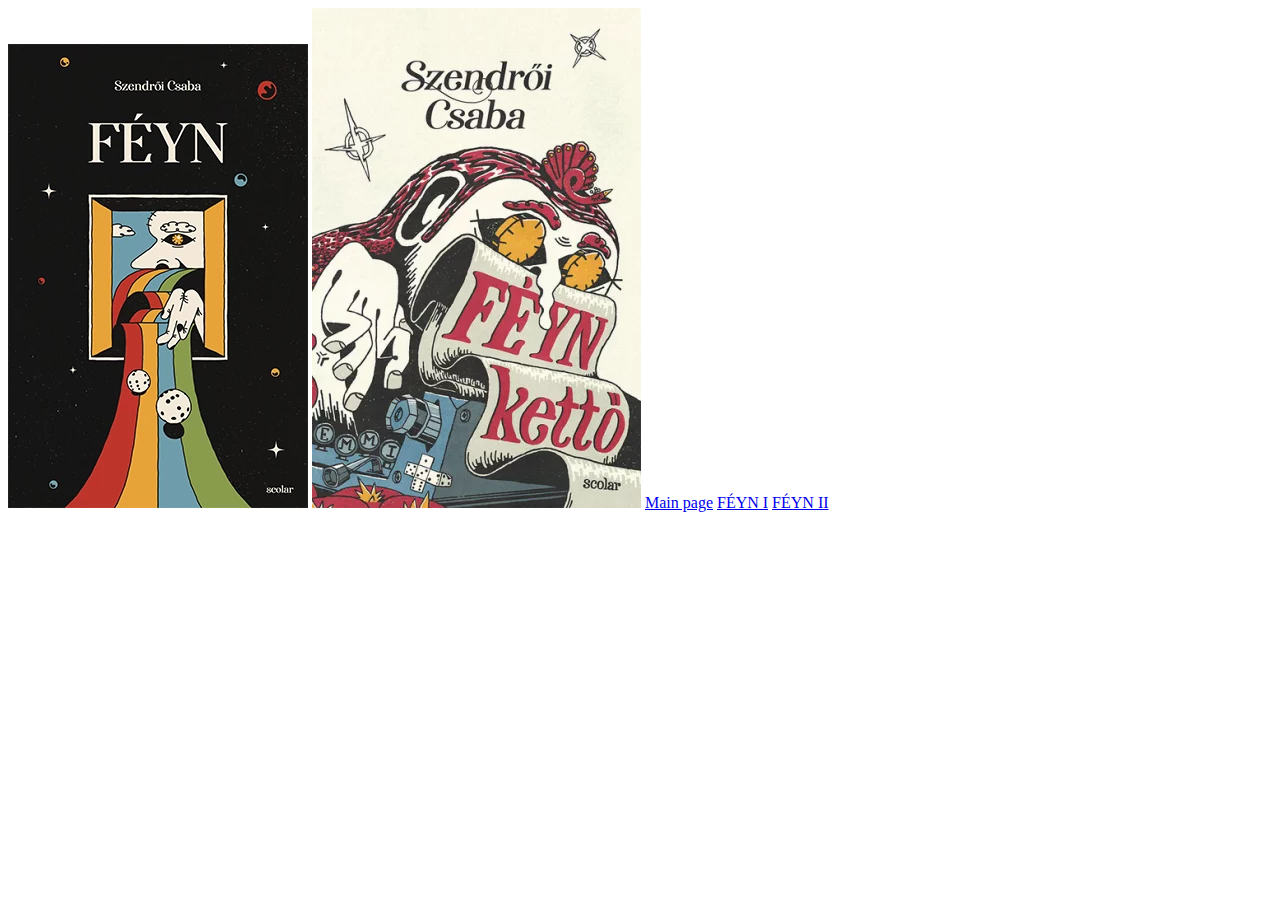
<file: bogy/b_index.html>
<!DOCTYPE html>
<html lang="hu">
<head>
    <meta charset="UTF-8">
    <meta name="viewport" content="width=device-width, initial-scale=1.0">
    <title> FÉYN I-II ADATLAP </title>
    <link rel="stylesheet" href="b_style.css">
</head>

<body>
    
    <img src="FEYN_300.jpg.webp" alt="FÉNY">
    <img src="feyn2.webp" alt="FÉNY II">

    <a href="../index.html">Main page</a>
    <a href="feyn.html"> FÉYN I</a>
    <a href="feyn2.html">FÉYN II</a>

</body>
</html>
</file>
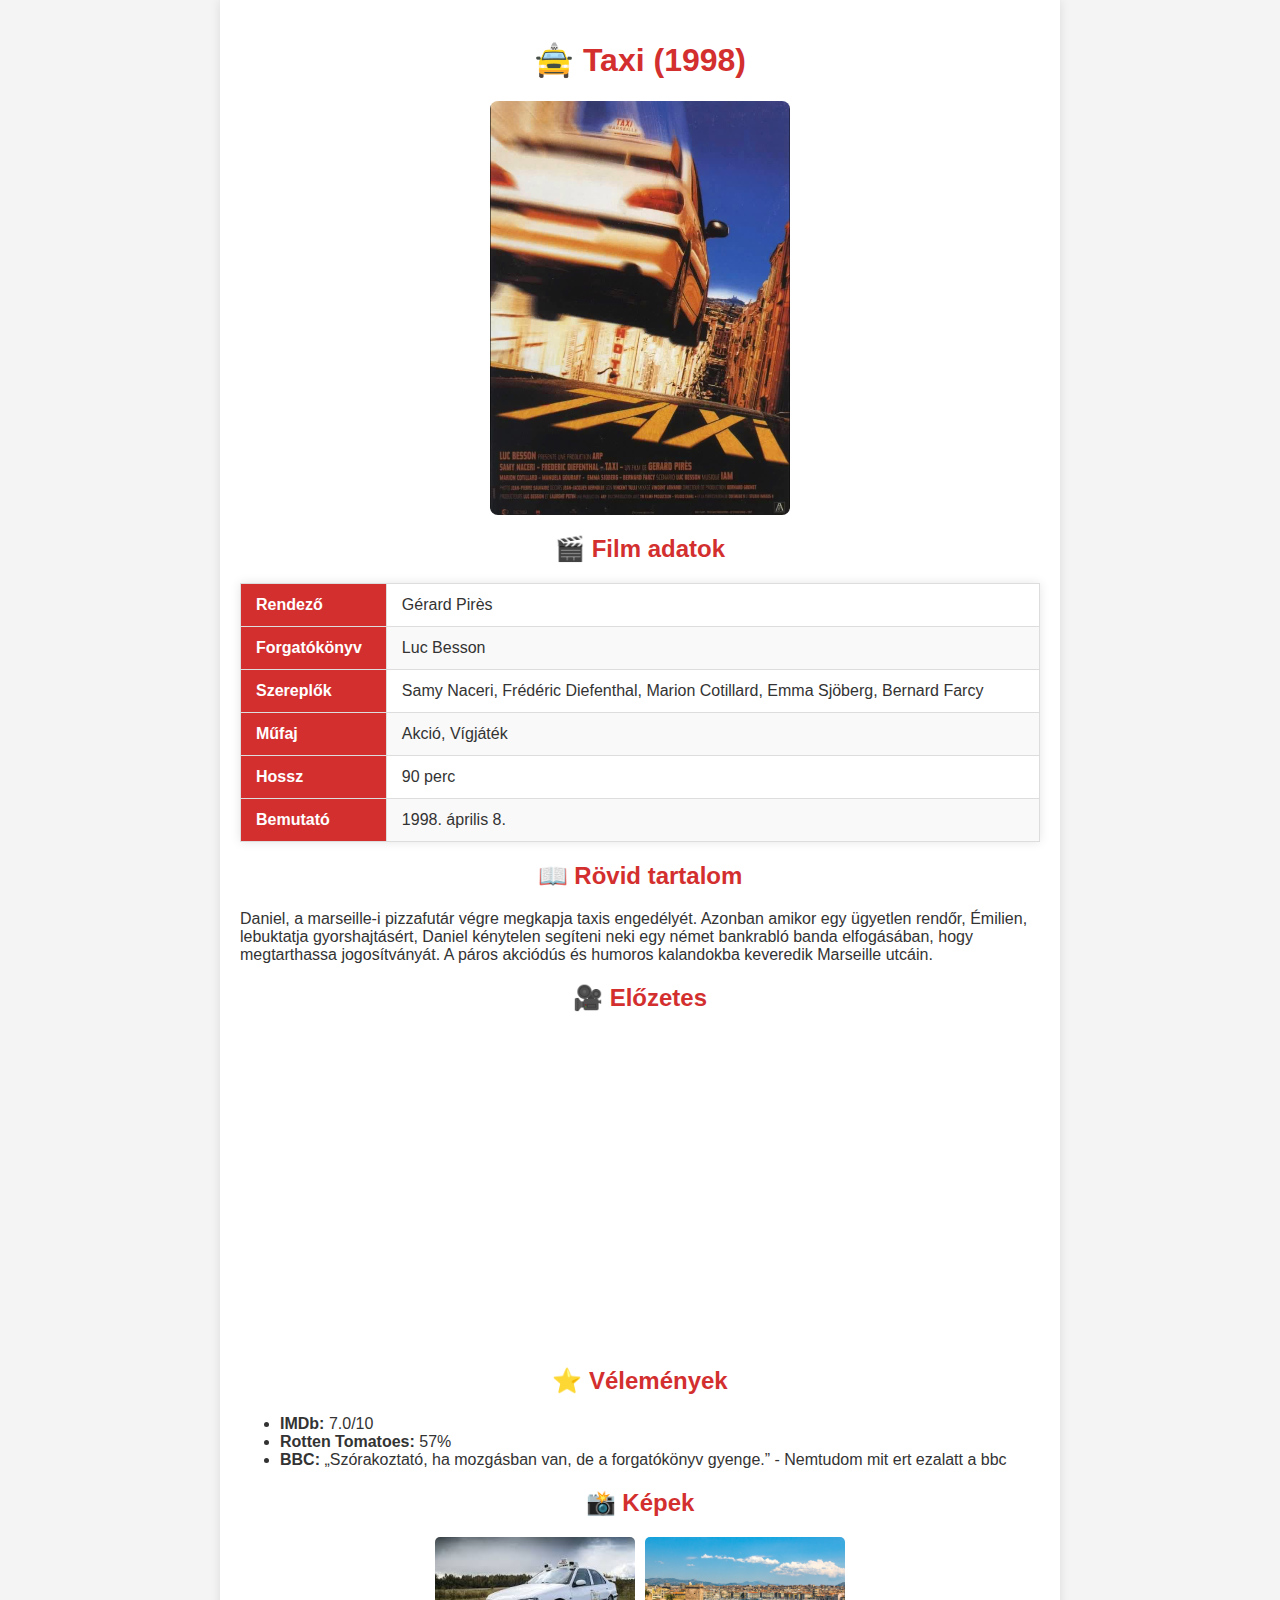
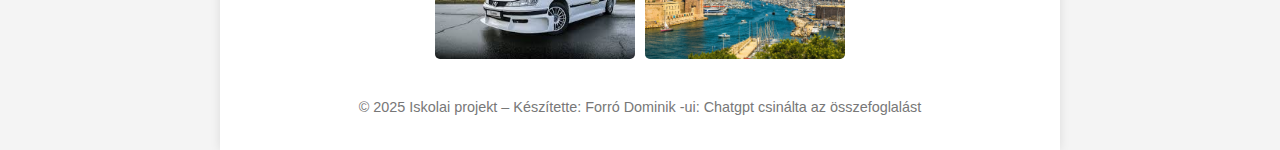
<file: dominik/Taxi.html>
<!DOCTYPE html>
<html lang="hu">
<head>
  <meta charset="UTF-8">
  <title>Taxi (1998) – Filmrajongói oldal</title>
  <link rel="stylesheet" href="stylesTaxi.css">
</head>
<body>
  <div class="container">
    <h1>🚖 Taxi (1998)</h1>
    <img src="../dominikkepek/taxi-poster.jpg" alt="Taxi film poszter" class="poster">

    <h2>🎬 Film adatok</h2>
    <table class="film-info">
      <tr>
        <th>Rendező</th>
        <td>Gérard Pirès</td>
      </tr>
      <tr>
        <th>Forgatókönyv</th>
        <td>Luc Besson</td>
      </tr>
      <tr>
        <th>Szereplők</th>
        <td>Samy Naceri, Frédéric Diefenthal, Marion Cotillard, Emma Sjöberg, Bernard Farcy</td>
      </tr>
      <tr>
        <th>Műfaj</th>
        <td>Akció, Vígjáték</td>
      </tr>
      <tr>
        <th>Hossz</th>
        <td>90 perc</td>
      </tr>
      <tr>
        <th>Bemutató</th>
        <td>1998. április 8.</td>
      </tr>
    </table>

    <h2>📖 Rövid tartalom</h2>
    <p>Daniel, a marseille-i pizzafutár végre megkapja taxis engedélyét. Azonban amikor egy ügyetlen rendőr, Émilien, lebuktatja gyorshajtásért, Daniel kénytelen segíteni neki egy német bankrabló banda elfogásában, hogy megtarthassa jogosítványát. A páros akciódús és humoros kalandokba keveredik Marseille utcáin.</p>

    <h2>🎥 Előzetes</h2>
    <div class="video-container">
      <iframe width="560" height="315" src="https://www.youtube.com/watch?v=XJXnj4sJdro" title="Taxi (1998) előzetes" frameborder="0" allowfullscreen></iframe>
    </div>

    <h2>⭐ Vélemények</h2>
    <ul>
      <li><strong>IMDb:</strong> 7.0/10</li>
      <li><strong>Rotten Tomatoes:</strong> 57%</li>
      <li><strong>BBC:</strong> „Szórakoztató, ha mozgásban van, de a forgatókönyv gyenge.” - Nemtudom mit ert ezalatt a bbc</li>
    </ul>

    <h2>📸 Képek</h2>
    <div class="gallery">
      <img src="../dominikkepek/taxi.jpg" alt="Peugeot 406 Taxi">
      <img src="../dominikkepek/port.jpg" alt="Marseille Vieux Port">
    </div>

    <footer>
      <p>© 2025 Iskolai projekt – Készítette: Forró Dominik   -ui: Chatgpt csinálta az összefoglalást</p>
    </footer>
  </div>
</body>
</html>
</file>
<file: bogy/b_style.css>
h1 {
    text-size-adjust: 100%;
}
</file>
<file: dominik/stylesTaxi.css>
body {
    background-color: #f4f4f4;
    font-family: 'Segoe UI', Tahoma, Geneva, Verdana, sans-serif;
    color: #333;
    margin: 0;
    padding: 0;
  }
  
  .container {
    width: 90%;
    max-width: 800px;
    margin: 0 auto;
    background-color: #fff;
    padding: 20px;
    box-shadow: 0 0 10px rgba(0, 0, 0, 0.1);
  }
  
  h1, h2 {
    color: #d32f2f;
    text-align: center;
  }
  
  .poster {
    width: 100%;
    max-width: 300px;
    display: block;
    margin: 20px auto;
    border-radius: 8px;
  }
  

  .film-info {
    width: 100%;
    border-collapse: collapse;
    margin: 20px 0;
    font-size: 1em;
    min-width: 300px;
    box-shadow: 0 0 10px rgba(0, 0, 0, 0.1);
  }
  
  .film-info th,
  .film-info td {
    padding: 12px 15px;
    border: 1px solid #ddd;
  }
  
  .film-info th {
    background-color: #d32f2f;
    color: #ffffff;
    text-align: left;
  }
  
  .film-info tr:nth-child(even) {
    background-color: #f9f9f9;
  }
  

  .video-container {
    display: flex;
    justify-content: center;
    margin: 20px 0;
  }
  
  .video-container iframe {
    width: 100%;
    max-width: 560px;
    height: 315px;
    border: none;
  }
  

  .gallery {
    display: flex;
    flex-wrap: wrap;
    gap: 10px;
    justify-content: center;
    margin: 20px 0;
  }
  
  .gallery img {
    width: 100%;
    max-width: 200px;
    border-radius: 5px;
    transition: transform 0.3s ease;
  }
  
  .gallery img:hover {
    transform: scale(1.05);
  }
  
  
  footer {
    text-align: center;
    margin-top: 40px;
    font-size: 0.9em;
    color: #777;
  }
</file>
